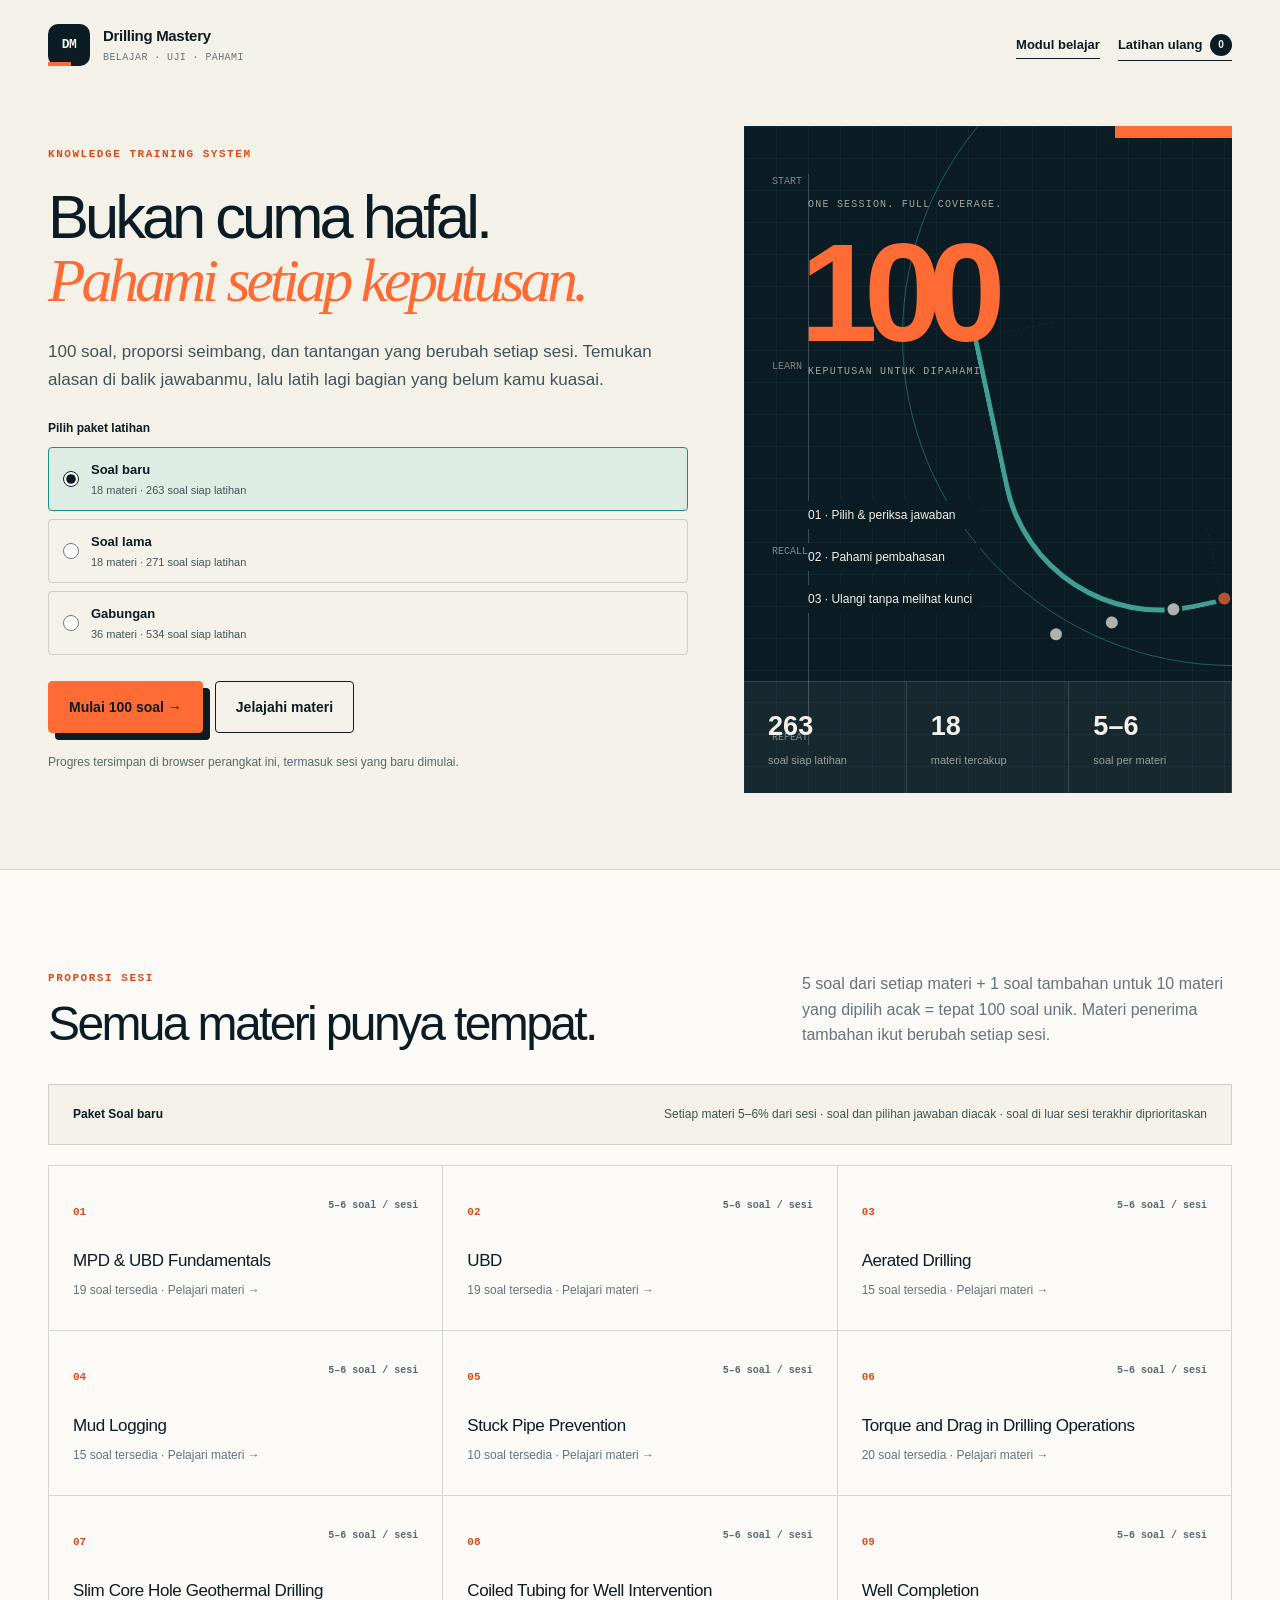
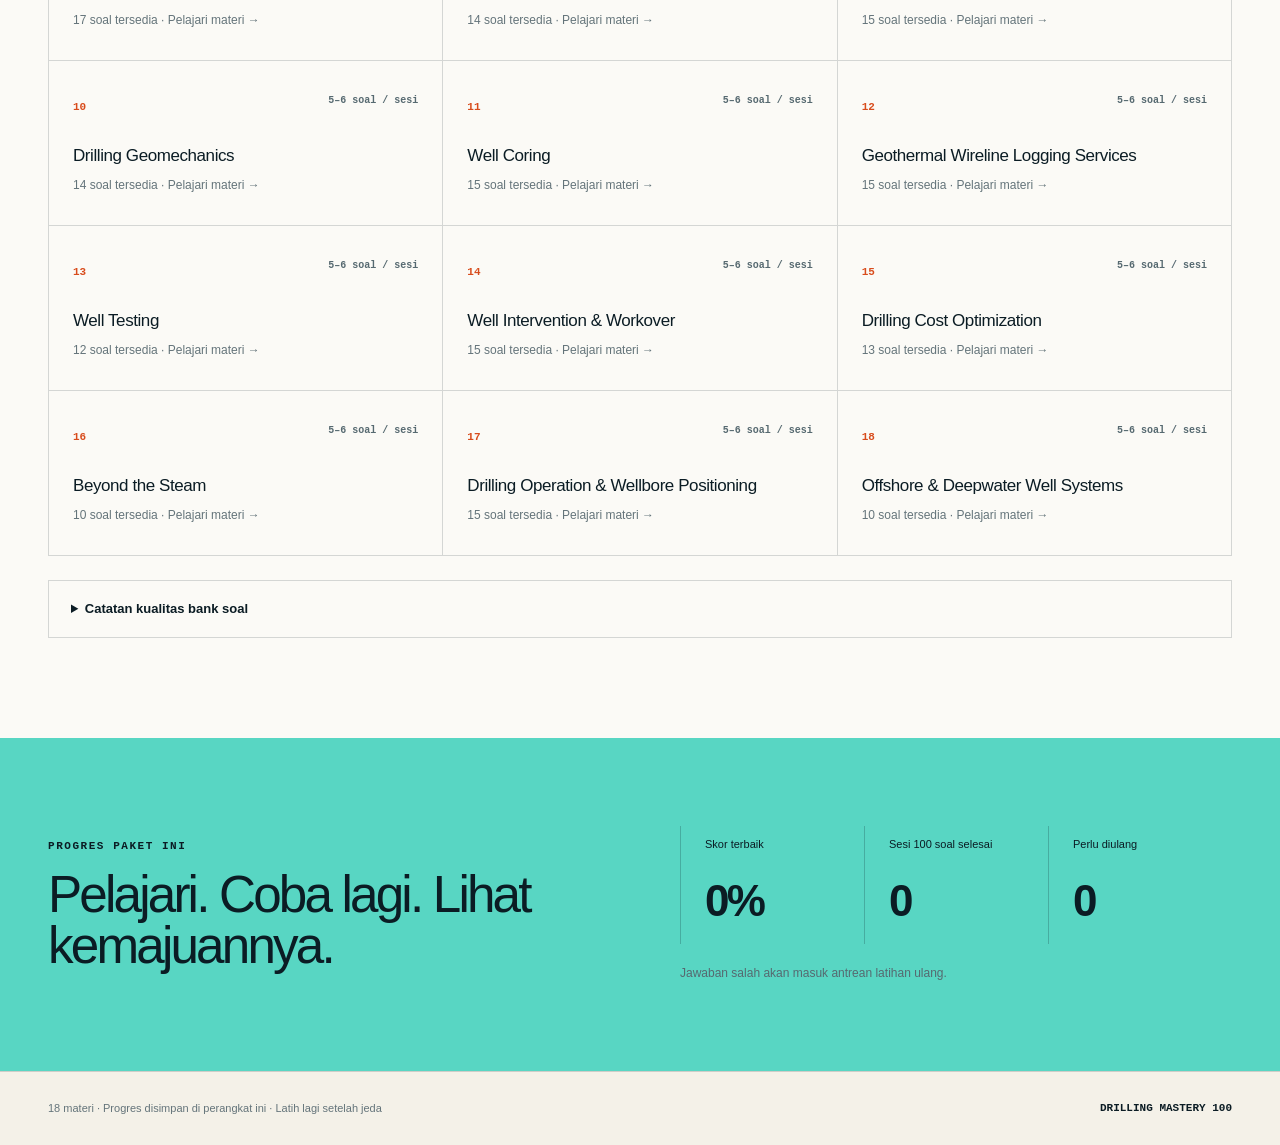
<file: index.html>
<!doctype html>
<html lang="id">
  <head>
    <meta charset="UTF-8" />
    <meta name="viewport" content="width=device-width, initial-scale=1.0" />
    <meta
      name="description"
      content="100 soal acak dari 18 materi pengeboran dengan umpan balik dan pembahasan langsung."
    />
    <meta name="theme-color" content="#0b1c24" />
    <meta property="og:title" content="Drilling Mastery 100" />
    <meta
      property="og:description"
      content="100 soal acak, 18 materi, dan pembahasan langsung."
    />
    <meta property="og:type" content="website" />
    <meta property="og:image" content="./og.png" />
    <meta name="twitter:card" content="summary_large_image" />
    <title>Drilling Mastery 100</title>
    <link
      rel="icon"
      href="data:image/svg+xml,%3Csvg xmlns='http://www.w3.org/2000/svg' viewBox='0 0 64 64'%3E%3Crect width='64' height='64' rx='14' fill='%230b1c24'/%3E%3Cpath d='M0 51h64v13H0z' fill='%23ff6b35'/%3E%3Ctext x='32' y='39' text-anchor='middle' font-family='Arial' font-size='22' font-weight='800' fill='%23f4f1e8'%3EDM%3C/text%3E%3C/svg%3E"
    />
    <script type="module" src="./assets/app.mjs?v=pack-labels-4"></script>
    <link rel="stylesheet" href="./assets/index-BVTsrjnI.css">
    <link rel="stylesheet" href="./assets/learning.css?v=reasoning-3">
  </head>
  <body>
    <div id="root"><p style="padding: 2rem">Memuat materi Drilling Mastery…</p></div>
    <noscript>Aktifkan JavaScript untuk menjalankan kuis dan menyimpan progres belajar.</noscript>
  </body>
</html>
</file>
<file: assets/learning.css>
/* Additions to the existing cream, ink, orange, and teal visual language. */
.sr-only { position:absolute; width:1px; height:1px; padding:0; margin:-1px; overflow:hidden; clip:rect(0,0,0,0); white-space:nowrap; border:0; }
.skip-link { position:fixed; z-index:120; left:20px; top:-100px; padding:12px 20px; background:var(--ink); color:var(--cream); }
.skip-link:focus { top:12px; }
button, summary, label:has(input[type=radio]) { -webkit-tap-highlight-color:transparent; }
button:disabled { cursor:default; }
textarea:focus-visible, select:focus-visible { outline:3px solid var(--teal-dark); outline-offset:3px; }
[tabindex="-1"]:focus { outline:none; }
.hero { grid-template-columns:minmax(0,1.15fr) minmax(380px,.85fr); gap:36px; padding-top:36px; }
.hero-copy { padding-right:20px; }
.hero h1 { font-size:clamp(44px,4.8vw,70px); line-height:1.04; }
.hero-lead { font-size:17px; margin:25px 0; }
.hero-visual { align-self:stretch; min-height:640px; }
.hero-score-card { left:64px; top:64px; }
.hero-score-card strong { font-size:140px; }
.well-path { top:190px; left:53%; opacity:.7; }
.learning-loop { position:absolute; left:64px; bottom:160px; display:grid; gap:14px; padding:20px 0; font-size:12px; line-height:1.5; color:var(--cream); }
.learning-loop span { background:var(--ink); padding:5px 8px 5px 0; z-index:1; }
.pack-picker { padding:0; border:0; display:grid; grid-template-columns:1fr; gap:8px; margin:0 0 26px; min-width:0; }
.pack-picker legend { padding:0 0 10px; font-size:12px; font-weight:800; }
.pack-option { position:relative; display:grid; grid-template-columns:18px 1fr; column-gap:10px; padding:12px 14px; border:1px solid var(--line); cursor:pointer; border-radius:4px; }
.pack-option input { grid-row:span 2; align-self:center; accent-color:var(--ink); width:16px; height:16px; }
.pack-option strong { font-size:13px; }
.pack-option small { color:#40535a; font-size:11px; margin-top:2px; }
.pack-option.is-active { background:#58d6c324; border-color:var(--teal-dark); }
.pack-option:focus-within { outline:3px solid var(--teal-dark); outline-offset:2px; }
.local-note { font-size:12px; line-height:1.6; color:#566970; margin:20px 0 0; }
.resume-review { margin-top:20px; }
.queue-count { display:inline-flex; align-items:center; justify-content:center; min-width:22px; height:22px; border-radius:50%; background:var(--ink); color:var(--cream); margin-left:4px; font-size:10px; }
.distribution-note { display:flex; flex-wrap:wrap; justify-content:space-between; gap:12px 24px; padding:20px 24px; background:var(--cream); border:1px solid var(--line); margin-bottom:20px; font-size:12px; line-height:1.6; }
.distribution-note span { color:#40535a; max-width:650px; }
.quota-label { float:right; color:#566970; font-size:10px; }
.editorial-note { border:1px solid var(--line); padding:18px 22px; margin-top:24px; font-size:13px; }
.editorial-note summary { cursor:pointer; font-weight:700; }
.editorial-note p { margin-top:12px; line-height:1.65; color:#40535a; }
.performance-section .secondary-button { margin-top:28px; }
.quiz-rail .eyebrow { line-height:1.6; }
.rail-home { font-size:11px; margin-top:24px; border-bottom:1px solid #f4f1e880; cursor:pointer; }
.question-meta { margin-bottom:28px; }
.question-card h1 { font-size:clamp(26px,3vw,40px); line-height:1.16; }
.answer-option { min-height:82px; }
.answer-option.is-selected:not(.is-correct):not(.is-wrong) .option-letter { background:var(--teal-dark); }
.answer-option i { line-height:1; }
.reflection { margin-top:20px; border-top:1px solid var(--line); padding-top:16px; }
.reflection summary { cursor:pointer; font-size:13px; font-weight:800; line-height:1.5; }
.reflection p { margin-top:12px; }
.reflection label { display:block; font-size:12px; font-weight:700; margin:16px 0 8px; }
.reflection textarea { width:100%; border:1px solid var(--line); background:var(--paper); padding:12px; font-size:14px; line-height:1.6; }
.feedback-panel .source-reference { color:#566970; font-size:11px; margin-top:18px; border-top:1px solid var(--line); padding-top:12px; overflow-wrap:anywhere; }
.number-label { display:block; font-size:12px; margin:20px 0 8px; color:var(--cream); }
.slider-answer .number-input { display:block; border:1px solid #f4f1e899; background:var(--paper); color:var(--ink); border-radius:4px; padding:10px 14px; width:160px; }
.pin-stage { position:relative; }
.pin-coordinates { display:grid; grid-template-columns:1fr 1fr; text-align:left; gap:20px; margin-top:20px; }
.pin-coordinates label { font-size:12px; display:grid; gap:8px; }
.pin-coordinates input { width:100%; accent-color:var(--teal-dark); }
.pin-marker,.pin-target { pointer-events:none; }
.result-hero .secondary-button { color:var(--cream); border-color:#f4f1e880; }
.result-hero .secondary-button:hover { background:#f4f1e81a; }
.score-dial>div { align-items:center; }
.topic-result-grid .text-button { font-size:11px; margin-left:8px; }
.module-progress { display:flex; flex-wrap:wrap; gap:12px; justify-content:space-between; padding:18px 22px; background:#58d6c324; border:1px solid #178f8350; font-size:12px; line-height:1.6; }
.module-progress span { color:#40535a; }
.recall-prompt { border-top:1px solid var(--line); margin-top:20px; padding-top:16px; font-size:13px; }
.recall-prompt summary { cursor:pointer; font-weight:700; }
.recall-prompt p { margin-top:12px; }
.source-note { margin-top:30px; }
.learning-title h2 { font-size:clamp(30px,3.5vw,48px); line-height:1.1; }
.history-list { list-style:none; padding:0; border-top:1px solid var(--line); }
.history-list li { display:flex; flex-wrap:wrap; gap:12px; justify-content:space-between; padding:18px 0; border-bottom:1px solid var(--line); font-size:13px; }
.history-list span { color:#566970; }
.review-intro { max-width:1100px; min-height:70vh; }
.review-intro h1 { font-size:clamp(40px,6vw,70px); letter-spacing:-.055em; line-height:1.1; }
.review-intro>p:not(.eyebrow) { max-width:760px; line-height:1.75; color:#40535a; margin:24px 0; }
.review-queue { margin-top:40px; border-top:1px solid var(--line); }
.review-queue>div { display:grid; grid-template-columns:1fr auto auto; align-items:center; gap:24px; padding:20px 0; border-bottom:1px solid var(--line); font-size:13px; }
.review-queue span { color:#566970; }
.storage-warning,.notice { border:1px solid #d84c1c60; background:#ff6b3514; color:var(--ink); padding:16px 24px; margin:0 24px; font-size:13px; line-height:1.6; }
.storage-warning[hidden] { display:none; }
.notice { border-color:#178f8350; background:#58d6c324; }
dialog.confirm-modal { border:1px solid var(--ink); padding:36px; margin:auto; max-height:90vh; overflow-y:auto; color:var(--ink); }
dialog::backdrop { background:#0b1c24b8; }
@media (max-width:1100px) {
  .hero { grid-template-columns:minmax(0,1fr) minmax(330px,.8fr); gap:20px; padding-left:32px; padding-right:32px; }
  .hero-copy { padding-right:0; }
  .hero-score-card { left:45px; }
  .learning-loop { left:45px; font-size:11px; }
  .hero-stats div { padding:24px 14px; }
}
@media (max-width:850px) {
  .hero { grid-template-columns:1fr; padding:30px 24px 56px; }
  .hero-visual { min-height:460px; margin-top:16px; }
  .hero-score-card { top:40px; }
  .hero-score-card strong { font-size:120px; }
  .learning-loop { bottom:120px; gap:4px; }
  .well-path { top:40px; left:65%; }
}
@media (max-width:760px) {
  .header-actions { gap:14px; }
  .header-actions .text-button { font-size:11px; }
  .brand { gap:8px; }
  .brand strong { font-size:13px; }
  .brand-mark { width:34px; height:34px; font-size:11px; }
  .hero h1 { font-size:44px; }
  .hero-lead { font-size:16px; }
  .learning-loop { left:44px; }
  .question-card { padding:28px 20px; }
  .question-card h1 { font-size:28px; }
  .quiz-rail .rail-home { display:none; }
  .topic-chip { max-width:100%; white-space:normal; line-height:1.5; }
  .reflection textarea { font-size:16px; }
  .source-badge { white-space:nowrap; }
  .learning-title { flex-direction:column; align-items:start; }
  .review-queue>div { grid-template-columns:1fr auto; gap:12px; }
  .review-queue>div button { justify-self:start; }
  .pin-coordinates { grid-template-columns:1fr; }
}
@media (max-width:380px) {
  .site-header { padding:16px 12px; }
  .brand strong { font-size:11px; }
  .header-actions { gap:10px; }
  .hero { padding-left:16px; padding-right:16px; }
  .hero h1 { font-size:39px; }
  .hero-stats div { padding:20px 10px; }
}
@media (prefers-reduced-motion:reduce) {
  html { scroll-behavior:auto; }
  *, *::before, *::after { animation:none!important; transition:none!important; }
}

.reason-comparison { margin-top:18px; padding:14px 16px; border:1px solid var(--line); background:#fbfaf699; }
.reason-comparison>strong { display:block; font-size:12px; margin-bottom:8px; }
.answer-reasoning p { line-height:1.75; }
.review-reason .answer-reasoning .reason-block { border-top:0; padding-top:0; margin-top:0; }
</file>
<file: assets/index-BVTsrjnI.css>
/*! tailwindcss v4.2.1 | MIT License | https://tailwindcss.com */
@layer properties{@supports (((-webkit-hyphens:none)) and (not (margin-trim:inline))) or ((-moz-orient:inline) and (not (color:rgb(from red r g b)))){*,:before,:after,::backdrop{--tw-shadow:0 0 #0000;--tw-shadow-color:initial;--tw-shadow-alpha:100%;--tw-inset-shadow:0 0 #0000;--tw-inset-shadow-color:initial;--tw-inset-shadow-alpha:100%;--tw-ring-color:initial;--tw-ring-shadow:0 0 #0000;--tw-inset-ring-color:initial;--tw-inset-ring-shadow:0 0 #0000;--tw-ring-inset:initial;--tw-ring-offset-width:0px;--tw-ring-offset-color:#fff;--tw-ring-offset-shadow:0 0 #0000;--tw-blur:initial;--tw-brightness:initial;--tw-contrast:initial;--tw-grayscale:initial;--tw-hue-rotate:initial;--tw-invert:initial;--tw-opacity:initial;--tw-saturate:initial;--tw-sepia:initial;--tw-drop-shadow:initial;--tw-drop-shadow-color:initial;--tw-drop-shadow-alpha:100%;--tw-drop-shadow-size:initial}}}@layer theme{:root,:host{--font-sans:ui-sans-serif, system-ui, sans-serif, "Apple Color Emoji", "Segoe UI Emoji", "Segoe UI Symbol", "Noto Color Emoji";--font-mono:ui-monospace, SFMono-Regular, Menlo, Monaco, Consolas, "Liberation Mono", "Courier New", monospace;--spacing:.25rem;--default-transition-duration:.15s;--default-transition-timing-function:cubic-bezier(.4, 0, .2, 1);--default-font-family:var(--font-sans);--default-mono-font-family:var(--font-mono)}}@layer base{*,:after,:before,::backdrop{box-sizing:border-box;border:0 solid;margin:0;padding:0}::file-selector-button{box-sizing:border-box;border:0 solid;margin:0;padding:0}html,:host{-webkit-text-size-adjust:100%;tab-size:4;line-height:1.5;font-family:var(--default-font-family,ui-sans-serif, system-ui, sans-serif, "Apple Color Emoji", "Segoe UI Emoji", "Segoe UI Symbol", "Noto Color Emoji");font-feature-settings:var(--default-font-feature-settings,normal);font-variation-settings:var(--default-font-variation-settings,normal);-webkit-tap-highlight-color:transparent}hr{height:0;color:inherit;border-top-width:1px}abbr:where([title]){-webkit-text-decoration:underline dotted;text-decoration:underline dotted}h1,h2,h3,h4,h5,h6{font-size:inherit;font-weight:inherit}a{color:inherit;-webkit-text-decoration:inherit;-webkit-text-decoration:inherit;-webkit-text-decoration:inherit;-webkit-text-decoration:inherit;text-decoration:inherit}b,strong{font-weight:bolder}code,kbd,samp,pre{font-family:var(--default-mono-font-family,ui-monospace, SFMono-Regular, Menlo, Monaco, Consolas, "Liberation Mono", "Courier New", monospace);font-feature-settings:var(--default-mono-font-feature-settings,normal);font-variation-settings:var(--default-mono-font-variation-settings,normal);font-size:1em}small{font-size:80%}sub,sup{vertical-align:baseline;font-size:75%;line-height:0;position:relative}sub{bottom:-.25em}sup{top:-.5em}table{text-indent:0;border-color:inherit;border-collapse:collapse}:-moz-focusring{outline:auto}progress{vertical-align:baseline}summary{display:list-item}ol,ul,menu{list-style:none}img,svg,video,canvas,audio,iframe,embed,object{vertical-align:middle;display:block}img,video{max-width:100%;height:auto}button,input,select,optgroup,textarea{font:inherit;font-feature-settings:inherit;font-variation-settings:inherit;letter-spacing:inherit;color:inherit;opacity:1;background-color:#0000;border-radius:0}::file-selector-button{font:inherit;font-feature-settings:inherit;font-variation-settings:inherit;letter-spacing:inherit;color:inherit;opacity:1;background-color:#0000;border-radius:0}:where(select:is([multiple],[size])) optgroup{font-weight:bolder}:where(select:is([multiple],[size])) optgroup option{padding-inline-start:20px}::file-selector-button{margin-inline-end:4px}::placeholder{opacity:1}@supports (not ((-webkit-appearance:-apple-pay-button))) or (contain-intrinsic-size:1px){::placeholder{color:currentColor}@supports (color:color-mix(in lab, red, red)){::placeholder{color:color-mix(in oklab, currentcolor 50%, transparent)}}}textarea{resize:vertical}::-webkit-search-decoration{-webkit-appearance:none}::-webkit-date-and-time-value{min-height:1lh;text-align:inherit}::-webkit-datetime-edit{display:inline-flex}::-webkit-datetime-edit-fields-wrapper{padding:0}::-webkit-datetime-edit{padding-block:0}::-webkit-datetime-edit-year-field{padding-block:0}::-webkit-datetime-edit-month-field{padding-block:0}::-webkit-datetime-edit-day-field{padding-block:0}::-webkit-datetime-edit-hour-field{padding-block:0}::-webkit-datetime-edit-minute-field{padding-block:0}::-webkit-datetime-edit-second-field{padding-block:0}::-webkit-datetime-edit-millisecond-field{padding-block:0}::-webkit-datetime-edit-meridiem-field{padding-block:0}::-webkit-calendar-picker-indicator{line-height:1}:-moz-ui-invalid{box-shadow:none}button,input:where([type=button],[type=reset],[type=submit]){appearance:button}::file-selector-button{appearance:button}::-webkit-inner-spin-button{height:auto}::-webkit-outer-spin-button{height:auto}[hidden]:where(:not([hidden=until-found])){display:none!important}}@layer components;@layer utilities{.relative{position:relative}.static{position:static}.sticky{position:sticky}.start{inset-inline-start:var(--spacing)}.end{inset-inline-end:var(--spacing)}.block{display:block}.contents{display:contents}.table{display:table}.ring{--tw-ring-shadow:var(--tw-ring-inset,) 0 0 0 calc(1px + var(--tw-ring-offset-width)) var(--tw-ring-color,currentcolor);box-shadow:var(--tw-inset-shadow), var(--tw-inset-ring-shadow), var(--tw-ring-offset-shadow), var(--tw-ring-shadow), var(--tw-shadow)}.filter{filter:var(--tw-blur,) var(--tw-brightness,) var(--tw-contrast,) var(--tw-grayscale,) var(--tw-hue-rotate,) var(--tw-invert,) var(--tw-saturate,) var(--tw-sepia,) var(--tw-drop-shadow,)}.transition{transition-property:color,background-color,border-color,outline-color,text-decoration-color,fill,stroke,--tw-gradient-from,--tw-gradient-via,--tw-gradient-to,opacity,box-shadow,transform,translate,scale,rotate,filter,-webkit-backdrop-filter,backdrop-filter,display,content-visibility,overlay,pointer-events;transition-timing-function:var(--tw-ease,var(--default-transition-timing-function));transition-duration:var(--tw-duration,var(--default-transition-duration))}}:root{--font-geist-sans:Arial, Helvetica, sans-serif;--font-geist-mono:"Courier New", monospace;--ink:#0b1c24;--ink-soft:#17313b;--cream:#f4f1e8;--paper:#fbfaf6;--orange:#ff6b35;--orange-dark:#d84c1c;--teal:#58d6c3;--teal-dark:#178f83;--line:#0b1c2429;--muted:#64747a;--success:#168568;--danger:#b43a2d;--shadow:0 24px 70px #0b1c2421}*{box-sizing:border-box}html{scroll-behavior:smooth}body{background:var(--cream);color:var(--ink);font-family:var(--font-geist-sans), Arial, sans-serif;text-rendering:optimizelegibility;margin:0}button,input{font:inherit}button{color:inherit}button:focus-visible,input:focus-visible,summary:focus-visible{outline:3px solid var(--teal);outline-offset:3px}.app-shell{min-height:100vh;overflow:hidden}.site-header{z-index:20;justify-content:space-between;align-items:center;max-width:1440px;margin:0 auto;padding:24px 48px;display:flex;position:relative}.brand{cursor:pointer;text-align:left;background:0 0;border:0;align-items:center;gap:13px;padding:0;display:flex}.brand-mark{background:var(--ink);color:var(--cream);font-family:var(--font-geist-mono), monospace;letter-spacing:-.04em;border-radius:10px;justify-content:center;align-items:center;width:42px;height:42px;font-size:13px;font-weight:800;display:flex;position:relative}.brand-mark:after{background:var(--orange);content:"";width:55%;height:4px;position:absolute;bottom:0;left:0}.brand strong,.brand small{display:block}.brand strong{letter-spacing:-.02em;font-size:15px}.brand small{color:var(--muted);font-family:var(--font-geist-mono), monospace;letter-spacing:.04em;text-transform:uppercase;margin-top:2px;font-size:10px}.header-actions{align-items:center;gap:18px;display:flex}.session-pill,.topic-chip,.type-chip{border:1px solid var(--line);font-family:var(--font-geist-mono), monospace;letter-spacing:.04em;text-transform:uppercase;border-radius:999px;padding:8px 12px;font-size:11px;font-weight:700}.text-button{cursor:pointer;background:0 0;border:0;border-bottom:1px solid;padding:4px 0;font-size:13px;font-weight:700}.hero{grid-template-columns:minmax(0,1.03fr) minmax(480px,.97fr);max-width:1440px;min-height:690px;margin:0 auto;padding:52px 48px 76px;display:grid}.hero-copy{align-self:center;padding:20px 80px 20px 0}.eyebrow{color:var(--orange-dark);font-family:var(--font-geist-mono), monospace;letter-spacing:.14em;text-transform:uppercase;margin:0 0 22px;font-size:11px;font-weight:800}.hero h1,.result-hero h1{letter-spacing:-.065em;max-width:780px;margin:0;font-size:clamp(48px,5.2vw,82px);line-height:.97}.hero h1 em{color:var(--orange);font-family:Georgia,Times New Roman,serif;font-weight:400}.hero-lead{color:#40535a;max-width:650px;margin:34px 0;font-size:18px;line-height:1.65}.hero-actions,.modal-actions{flex-wrap:wrap;align-items:center;gap:12px;display:flex}.primary-button,.secondary-button{cursor:pointer;border-radius:4px;justify-content:center;align-items:center;gap:36px;min-height:52px;padding:14px 20px;font-size:14px;font-weight:800;transition:transform .16s,box-shadow .16s,background .16s;display:inline-flex}.primary-button{background:var(--orange);border:1px solid var(--orange);box-shadow:7px 7px 0 var(--ink);color:var(--ink)}.primary-button:hover:not(:disabled){box-shadow:4px 4px 0 var(--ink);transform:translate(3px,3px)}.primary-button:disabled{cursor:not-allowed;opacity:.45}.secondary-button{border:1px solid var(--ink);background:0 0}.secondary-button:hover{background:#0b1c240f}.hero-visual{background:linear-gradient(#58d6c30f 1px, transparent 1px), linear-gradient(90deg, #58d6c30f 1px, transparent 1px), var(--ink);color:var(--cream);background-size:32px 32px;min-height:580px;position:relative;overflow:hidden}.hero-visual:before{content:"";border:1px solid #58d6c359;border-radius:50%;width:660px;height:660px;position:absolute;top:-120px;right:-330px}.hero-visual:after{background:var(--orange);content:"";width:24%;height:12px;position:absolute;top:0;right:0}.depth-scale{color:#f4f1e880;font-family:var(--font-geist-mono), monospace;flex-direction:column;justify-content:space-between;font-size:10px;display:flex;position:absolute;top:48px;bottom:48px;left:28px}.depth-scale:after{content:"";background:#f4f1e833;width:1px;position:absolute;top:0;bottom:0;left:36px}.well-path{border-bottom:5px solid var(--teal);border-left:5px solid var(--teal);border-radius:0 0 0 160px;width:190px;height:310px;position:absolute;top:72px;left:48%;transform:rotate(-12deg)}.well-path i{background:var(--cream);border:3px solid var(--ink);border-radius:50%;width:18px;height:18px;position:absolute;bottom:-10px}.well-path i:first-child{left:3%}.well-path i:nth-child(2){left:34%}.well-path i:nth-child(3){left:68%}.well-path i:nth-child(4){background:var(--orange);left:96%}.hero-score-card{position:absolute;top:70px;left:80px}.hero-score-card>span,.hero-score-card p{color:#f4f1e8a6;font-family:var(--font-geist-mono), monospace;letter-spacing:.12em;text-transform:uppercase;margin:0;font-size:10px}.hero-score-card strong{color:var(--orange);letter-spacing:-.1em;margin:16px 0 8px -8px;font-size:126px;line-height:.9;display:block}.hero-stats{grid-template-columns:repeat(3,1fr);display:grid;position:absolute;bottom:0;left:0;right:0}.hero-stats div{background:#f4f1e80d;border-top:1px solid #f4f1e824;border-right:1px solid #f4f1e824;padding:24px}.hero-stats strong,.hero-stats span{display:block}.hero-stats strong{font-size:27px}.hero-stats span{color:#f4f1e899;margin-top:6px;font-size:11px}.overview-section{background:var(--paper);border-top:1px solid var(--line);padding:100px max(48px,50vw - 672px)}.section-heading{justify-content:space-between;align-items:end;gap:40px;margin-bottom:48px;display:flex}.section-heading h2,.performance-section h2,.topic-results h2,.review-section h2{letter-spacing:-.055em;margin:0;font-size:clamp(34px,4vw,58px);line-height:1}.section-heading>p{color:var(--muted);max-width:430px;margin:0;line-height:1.6}.section-heading .eyebrow{margin-bottom:14px}.module-grid{border-left:1px solid var(--line);border-top:1px solid var(--line);grid-template-columns:repeat(3,1fr);display:grid}.module-card{appearance:none;border-top:0;border-left:0;border-bottom:1px solid var(--line);border-right:1px solid var(--line);cursor:pointer;text-align:left;background:0 0;width:100%;min-height:165px;padding:24px;transition:background .16s,transform .16s;position:relative}.module-card:hover{background:var(--cream);transform:translateY(-2px)}.module-card>span{color:var(--orange-dark);font-family:var(--font-geist-mono), monospace;font-size:11px;font-weight:800}.module-card h3{letter-spacing:-.025em;max-width:300px;margin:28px 0 10px;font-size:17px;line-height:1.25}.module-card p{color:var(--muted);margin:0;font-size:12px}.learning-page{max-width:1440px;margin:0 auto;padding:52px 48px 100px}.learning-hero{background:var(--ink);color:var(--cream);grid-template-columns:minmax(0,1fr) auto;align-items:end;gap:64px;padding:58px 64px;display:grid;position:relative}.learning-hero:before{background:var(--orange);content:"";width:24%;height:8px;position:absolute;top:0;left:0}.learning-hero h1{letter-spacing:-.06em;max-width:800px;margin:0;font-size:clamp(42px,5vw,72px);line-height:.98}.learning-hero>div>p:not(.eyebrow){color:#f4f1e8b8;max-width:720px;margin:26px 0 0;line-height:1.65}.learning-actions{flex-direction:column;align-items:stretch;gap:12px;min-width:220px;display:flex}.learning-hero .secondary-button{color:var(--cream);border-color:#f4f1e88c}.learning-hero .secondary-button:hover{background:#f4f1e81a}.learning-layout{grid-template-columns:300px minmax(0,1fr);align-items:start;gap:48px;padding-top:48px;display:grid}.learning-nav{border:1px solid var(--line);max-height:calc(100vh - 48px);padding:22px;position:sticky;top:24px;overflow-y:auto}.learning-nav .eyebrow{margin:0 0 14px}.learning-nav-button{border:0;border-top:1px solid var(--line);cursor:pointer;text-align:left;background:0 0;grid-template-columns:28px 1fr;align-items:center;gap:12px;width:100%;padding:13px 8px;font-size:13px;font-weight:700;line-height:1.25;display:grid}.learning-nav-button span{color:var(--orange-dark);font-family:var(--font-geist-mono), monospace;font-size:10px}.learning-nav-button:hover,.learning-nav-button.is-active{background:var(--ink);color:var(--cream)}.learning-nav-button.is-active span{color:var(--teal)}.learning-content{min-width:0}.learning-title{border-bottom:1px solid var(--line);justify-content:space-between;align-items:end;gap:24px;padding-bottom:28px;display:flex}.learning-title .eyebrow{margin-bottom:12px}.learning-title h2{letter-spacing:-.055em;margin:0;font-size:clamp(36px,4vw,58px);line-height:1}.source-badge{border:1px solid var(--teal-dark);color:#0e6d65;font-family:var(--font-geist-mono), monospace;letter-spacing:.07em;text-transform:uppercase;background:#58d6c32e;flex:none;padding:9px 12px;font-size:10px;font-weight:800}.source-badge[data-kind=bank-soal]{border-color:var(--orange-dark);color:var(--orange-dark);background:#ff6b351a}.source-badge[data-kind=materi-gabungan]{border-color:var(--ink-soft);color:var(--ink-soft);background:#0b1c2412}.learning-overview{color:#364c54;max-width:900px;margin:30px 0;font-size:19px;line-height:1.65}.source-note{border-left:4px solid var(--teal-dark);background:#58d6c31f;padding:20px 24px}.source-note strong{font-size:13px}.source-note ul{color:#40535a;margin:10px 0 0;padding-left:18px;font-size:13px;line-height:1.55}.concept-list{gap:18px;margin-top:32px;display:grid}.concept-card{background:var(--paper);border:1px solid var(--line);padding:30px 32px}.concept-card>div{justify-content:space-between;align-items:center;gap:12px;display:flex}.concept-card>div span,.concept-card>div small{font-family:var(--font-geist-mono), monospace;letter-spacing:.07em;text-transform:uppercase;font-size:10px;font-weight:800}.concept-card>div span{color:var(--orange-dark)}.concept-card>div small{color:var(--muted)}.concept-card h3{letter-spacing:-.035em;margin:20px 0 10px;font-size:24px}.concept-card p{color:#40535a;margin:0;line-height:1.7}.performance-section{background:var(--teal);grid-template-columns:1fr 1fr;align-items:center;gap:80px;padding:88px max(48px,50vw - 672px);display:grid}.performance-section .eyebrow{color:var(--ink);margin-bottom:14px}.performance-cards{grid-template-columns:repeat(3,1fr);display:grid}.performance-cards div{border-left:1px solid #0b1c2438;padding:10px 24px}.performance-cards span,.performance-cards strong{display:block}.performance-cards span{margin-bottom:16px;font-size:11px}.performance-cards strong{letter-spacing:-.06em;font-size:44px}.quiz-layout{grid-template-columns:120px minmax(0,930px);justify-content:center;gap:24px;min-height:calc(100vh - 172px);padding:42px 48px 96px;display:grid}.quiz-rail{background:var(--ink);color:var(--cream);align-self:start;min-height:420px;padding:22px;position:sticky;top:24px}.quiz-rail .eyebrow{color:var(--teal);margin-bottom:36px;font-size:9px}.rail-number strong,.rail-number span{display:block}.rail-number strong{letter-spacing:-.06em;font-size:38px}.rail-number span{color:#f4f1e88c;margin-top:2px;font-size:11px}.rail-progress{background:#f4f1e821;width:4px;height:190px;margin:26px 0;position:relative;overflow:hidden}.rail-progress span{background:var(--orange);width:100%;transition:height .24s;position:absolute;top:0;left:0}.rail-score{border-top:1px solid #f4f1e826;padding-top:18px}.rail-score span,.rail-score strong{display:block}.rail-score span{color:#f4f1e88c;font-size:10px}.rail-score strong{margin-top:5px;font-size:24px}.question-card{background:var(--paper);border:1px solid var(--line);box-shadow:var(--shadow);align-self:start;min-height:640px;padding:clamp(28px,5vw,64px);position:relative}.question-card:before{background:var(--orange);content:"";width:84px;height:8px;position:absolute;top:-1px;left:-1px}.question-meta{flex-wrap:wrap;align-items:center;gap:8px;margin-bottom:38px;display:flex}.topic-chip{background:var(--ink);border-color:var(--ink);color:var(--cream)}.type-chip{color:var(--teal-dark)}.question-counter{color:var(--orange-dark);font-family:var(--font-geist-mono), monospace;letter-spacing:.07em;text-transform:uppercase;margin:0 0 14px;font-size:11px;font-weight:700}.question-card h1{letter-spacing:-.045em;margin:0;font-size:clamp(28px,3.6vw,46px);line-height:1.08}.question-hint{color:var(--muted);margin:18px 0 34px;font-size:14px}.media-frame{background:linear-gradient(#0b1c240a 1px, transparent 1px), linear-gradient(90deg, #0b1c240a 1px, transparent 1px), var(--cream);border:1px solid var(--line);background-size:24px 24px;justify-content:center;align-items:center;min-height:180px;margin:0 0 30px;padding:18px;display:flex}.media-frame img{object-fit:contain;max-width:100%;max-height:330px;display:block}.answer-grid{grid-template-columns:repeat(2,minmax(0,1fr));gap:12px;display:grid}.answer-option{border:1px solid var(--line);cursor:pointer;text-align:left;background:0 0;grid-template-columns:38px 1fr 24px;align-items:center;gap:14px;min-height:82px;padding:15px;transition:border-color .15s,background .15s,transform .15s;display:grid}.answer-option:hover:not(:disabled){border-color:var(--ink);transform:translateY(-2px)}.answer-option:disabled{cursor:default}.answer-option.is-selected{border-color:var(--ink);background:#58d6c329}.answer-option.is-correct{border-color:var(--success);background:#1685681f}.answer-option.is-wrong{border-color:var(--danger);background:#b43a2d1a}.option-letter{background:var(--ink);color:var(--cream);font-family:var(--font-geist-mono), monospace;border-radius:2px;justify-content:center;align-items:center;width:38px;height:38px;font-size:12px;font-weight:800;display:flex;position:relative}.answer-option[data-color=red] .option-letter{background:#d94f3c}.answer-option[data-color=blue] .option-letter{background:#236f9f}.answer-option[data-color=yellow] .option-letter{background:#bf8f00}.answer-option[data-color=green] .option-letter{background:#28834c}.answer-option[data-color=teal] .option-letter{background:#178f83}.answer-option>span:nth-child(2){font-size:14px;font-weight:650;line-height:1.35}.answer-option i{color:var(--success);text-align:center;font-size:20px;font-style:normal}.order-list{gap:10px;margin:0;padding:0;list-style:none;display:grid}.order-list li{background:var(--cream);border:1px solid var(--line);grid-template-columns:34px 22px 1fr auto;align-items:center;gap:12px;min-height:68px;padding:10px 14px;display:grid}.order-list li:not(.order-correct):not(.order-wrong){cursor:grab}.order-list li.is-dragging{opacity:.5}.order-list li.order-correct{border-color:var(--success);background:#1685681a}.order-list li.order-wrong{border-color:var(--danger);background:#b43a2d14}.order-number{background:var(--orange);font-family:var(--font-geist-mono), monospace;justify-content:center;align-items:center;width:32px;height:32px;font-size:11px;font-weight:800;display:flex}.drag-handle{color:var(--muted);font-size:20px}.order-list strong{font-size:14px;line-height:1.35}.order-controls{gap:5px;display:flex}.order-controls button{border:1px solid var(--line);cursor:pointer;background:0 0;width:34px;height:34px}.order-controls button:disabled{cursor:default;opacity:.28}.slider-answer{background:var(--ink);color:var(--cream);padding:34px}.slider-answer output{letter-spacing:-.06em;text-align:center;margin-bottom:26px;font-size:50px;font-weight:800;display:block}.slider-answer output span{color:var(--teal);font-family:var(--font-geist-mono), monospace;letter-spacing:0;font-size:13px}.slider-answer input{accent-color:var(--orange);cursor:pointer;width:100%}.slider-limits{color:#f4f1e88c;font-family:var(--font-geist-mono), monospace;justify-content:space-between;margin-top:8px;font-size:10px;display:flex}.pin-wrapper{text-align:center}.pin-stage{background:var(--ink);cursor:crosshair;border:0;max-width:100%;padding:0;display:inline-block;position:relative}.pin-stage:disabled{cursor:default}.pin-stage img{max-width:100%;height:auto;max-height:470px;display:block}.pin-marker{background:var(--orange);border:4px solid var(--paper);border-radius:50% 50% 50% 0;width:28px;height:28px;position:absolute;transform:translate(-50%,-100%)rotate(-45deg);box-shadow:0 4px 14px #0b1c2459}.pin-marker.pin-correct{background:var(--success)}.pin-marker.pin-wrong{background:var(--danger)}.pin-target{border:3px dashed var(--success);border-radius:50%;position:absolute;transform:translate(-50%,-50%)}.pin-wrapper>p{color:var(--muted);margin:12px 0 0;font-size:12px}.feedback-panel{border-left:5px solid;margin-top:28px;padding:22px 24px}.feedback-correct{border-color:var(--success);background:#1685681a}.feedback-wrong{border-color:var(--danger);background:#b43a2d14}.feedback-heading{align-items:center;gap:12px;margin-bottom:10px;display:flex}.feedback-heading span{background:var(--ink);color:var(--cream);border-radius:50%;justify-content:center;align-items:center;width:30px;height:30px;font-size:17px;display:flex}.feedback-heading strong{font-size:17px}.feedback-panel p{color:#3d5158;margin:6px 0 0;font-size:14px;line-height:1.55}.reason-block{border-top:1px solid #0b1c2424;margin-top:18px;padding-top:17px}.reason-block>span,.review-reason>strong{color:var(--ink);font-family:var(--font-geist-mono), monospace;letter-spacing:.08em;text-transform:uppercase;margin-bottom:7px;font-size:11px;font-weight:800;display:block}.reason-link{color:var(--ink);cursor:pointer;background:0 0;border:0;border-bottom:1px solid;align-items:center;gap:18px;margin-top:14px;padding:4px 0;font-size:12px;font-weight:800;display:inline-flex}.reason-link:hover{color:var(--orange-dark)}.review-reason{border-top:1px solid var(--line);margin-top:16px;padding-top:16px}.review-reason p{margin-top:0}.question-actions{justify-content:flex-end;margin-top:34px;display:flex}.results-page{max-width:1344px;margin:0 auto;padding:50px 48px 100px}.result-hero{background:var(--ink);color:var(--cream);grid-template-columns:1fr auto;align-items:center;gap:70px;min-height:440px;padding:64px;display:grid;position:relative}.result-hero:after{background:var(--orange);content:"";width:180px;height:10px;position:absolute;top:0;right:0}.result-hero .eyebrow{color:var(--teal)}.result-hero h1{font-size:clamp(43px,5vw,70px)}.result-hero p:not(.eyebrow){color:#f4f1e8ad;max-width:650px;margin:26px 0 34px;line-height:1.65}.score-dial{background:conic-gradient(var(--orange) var(--score), #f4f1e81f 0);border-radius:50%;justify-content:center;align-items:center;width:250px;height:250px;display:flex}.score-dial>div{background:var(--ink);border-radius:50%;justify-content:center;align-items:baseline;width:204px;height:204px;display:flex}.score-dial strong{letter-spacing:-.08em;font-size:78px}.score-dial span{color:#f4f1e88c;font-size:13px}.result-summary{border-bottom:1px solid var(--line);border-left:1px solid var(--line);grid-template-columns:repeat(3,1fr);display:grid}.result-summary div{border-right:1px solid var(--line);padding:26px 30px}.result-summary span,.result-summary strong{display:block}.result-summary span{color:var(--muted);margin-bottom:7px;font-size:11px}.result-summary strong{font-size:30px}.topic-results,.review-section{padding-top:90px}.section-heading.compact{margin-bottom:36px}.section-heading.compact h2{font-size:clamp(34px,4vw,48px)}.topic-result-grid{grid-template-columns:repeat(2,1fr);gap:12px;display:grid}.topic-result-grid article{background:var(--paper);border:1px solid var(--line);grid-template-columns:minmax(0,1fr) 120px 48px;align-items:center;gap:18px;padding:20px;display:grid}.topic-result-grid article>div:first-child{min-width:0}.topic-result-grid h3{text-overflow:ellipsis;white-space:nowrap;margin:0;font-size:14px;overflow:hidden}.topic-result-grid article div:first-child span{color:var(--muted);margin-top:5px;font-size:11px;display:block}.topic-result-grid article>strong{text-align:right;font-size:14px}.topic-bar{background:#0b1c241a;height:7px;overflow:hidden}.topic-bar span{background:var(--teal-dark);height:100%;display:block}.review-list{border-top:1px solid var(--line)}.review-list details{border-bottom:1px solid var(--line)}.review-list summary{cursor:pointer;grid-template-columns:42px 1fr 30px;align-items:center;gap:20px;padding:22px 0;list-style:none;display:grid}.review-list summary::-webkit-details-marker{display:none}.review-list summary>span{color:var(--orange-dark);font-family:var(--font-geist-mono), monospace;font-size:11px;font-weight:800}.review-list summary small,.review-list summary strong{display:block}.review-list summary small{color:var(--muted);text-transform:uppercase;margin-bottom:6px;font-size:10px}.review-list summary strong{font-size:15px;line-height:1.35}.review-list summary i{font-size:22px;font-style:normal;transition:transform .15s}.review-list details[open] summary i{transform:rotate(45deg)}.review-body{background:var(--paper);border-left:4px solid var(--orange);margin:0 0 24px 62px;padding:20px 24px}.review-body p{color:#41545b;margin:7px 0;font-size:14px;line-height:1.55}.perfect-card{background:var(--teal);padding:42px}.perfect-card strong{font-size:28px}.perfect-card p{margin-bottom:0}.site-footer{border-top:1px solid var(--line);color:var(--muted);justify-content:space-between;align-items:center;max-width:1440px;margin:0 auto;padding:28px 48px;font-size:11px;display:flex}.site-footer p{margin:0}.site-footer span{color:var(--ink);font-family:var(--font-geist-mono), monospace;text-transform:uppercase;font-weight:800}.modal-backdrop{z-index:100;background:#0b1c24b8;justify-content:center;align-items:center;padding:24px;display:flex;position:fixed;inset:0}.confirm-modal{background:var(--paper);box-shadow:var(--shadow);width:100%;max-width:520px;padding:42px}.confirm-modal .eyebrow{margin-bottom:14px}.confirm-modal h2{letter-spacing:-.05em;margin:0;font-size:34px}.confirm-modal>p:not(.eyebrow){color:var(--muted);margin:20px 0 30px;line-height:1.6}.loading-shell{background:var(--ink);justify-content:center;align-items:center;display:flex}.loading-mark{color:var(--cream);text-align:center}.loading-mark span{background:var(--orange);width:80px;height:8px;margin:0 auto 20px;animation:1.4s ease-in-out infinite load-pulse;display:block}.loading-mark p{color:#f4f1e8b3;font-family:var(--font-geist-mono), monospace;font-size:12px}@keyframes load-pulse{0%,to{transform:scaleX(.35)}50%{transform:scaleX(1)}}@media (width<=1100px){.hero{grid-template-columns:1fr}.hero-copy{padding-right:0}.hero-visual{min-height:520px}.performance-section{grid-template-columns:1fr;gap:44px}.learning-hero{grid-template-columns:1fr;align-items:start}.learning-actions{flex-direction:row}.learning-layout{grid-template-columns:250px minmax(0,1fr);gap:28px}.quiz-layout{grid-template-columns:88px minmax(0,1fr)}.quiz-rail{padding:18px}.result-hero{gap:38px;padding:48px}.score-dial{width:210px;height:210px}.score-dial>div{width:170px;height:170px}.score-dial strong{font-size:65px}.topic-result-grid{grid-template-columns:1fr}}@media (width<=760px){.site-header{padding:18px 20px}.brand small,.session-pill{display:none}.hero{min-height:0;padding:48px 20px 64px}.hero-copy{padding-top:0}.hero h1{font-size:50px}.hero-lead{font-size:16px}.hero-actions{flex-direction:column;align-items:stretch}.hero-actions button{width:100%}.hero-visual{min-height:470px;margin-top:34px}.hero-score-card{left:50px}.hero-score-card strong{font-size:104px}.well-path{top:80px;left:45%;transform:rotate(-7deg)scale(.82)}.hero-stats div{padding:18px 12px}.overview-section,.performance-section{padding:70px 20px}.learning-page{padding:28px 16px 70px}.learning-hero{gap:34px;padding:42px 24px 34px}.learning-hero h1{font-size:42px}.learning-actions{flex-direction:column}.learning-layout{padding-top:24px;display:block}.learning-nav{gap:8px;max-height:none;margin-bottom:34px;padding:12px;display:flex;position:static;overflow-x:auto}.learning-nav .eyebrow{display:none}.learning-nav-button{border:1px solid var(--line);flex:0 0 190px;min-height:58px;padding:10px}.learning-title{flex-direction:column;align-items:start}.learning-overview{font-size:17px}.concept-card{padding:24px 20px}.section-heading{flex-direction:column;align-items:start}.module-grid,.performance-cards{grid-template-columns:1fr}.performance-cards div{border-bottom:1px solid #0b1c2438;border-left:0;padding:18px 0}.quiz-layout{padding:20px 16px 70px;display:block}.quiz-rail{justify-content:space-between;align-items:center;min-height:0;margin-bottom:12px;padding:12px 16px;display:flex;position:static}.quiz-rail .eyebrow,.rail-progress{display:none}.rail-number strong,.rail-number span{display:inline}.rail-number strong{font-size:24px}.rail-score{text-align:right;border-top:0;border-left:1px solid #f4f1e826;padding:0 0 0 18px}.question-card{min-height:0;padding:30px 20px}.question-card h1{font-size:30px}.question-meta{margin-bottom:28px}.answer-grid{grid-template-columns:1fr}.answer-option{min-height:70px}.order-list li{grid-template-columns:30px 1fr auto;gap:8px}.drag-handle{display:none}.question-actions .primary-button{width:100%}.results-page{padding:28px 16px 70px}.result-hero{grid-template-columns:1fr;padding:34px 24px}.score-dial{grid-row:1;width:180px;height:180px;margin:0 auto}.score-dial>div{width:145px;height:145px}.score-dial strong{font-size:54px}.result-summary div{padding:20px 14px}.result-summary span{min-height:28px}.topic-result-grid article{grid-template-columns:1fr 80px 40px;gap:12px;padding:16px}.review-list summary{grid-template-columns:30px 1fr 20px;gap:10px}.review-body{margin-left:40px}.site-footer{flex-direction:column;align-items:flex-start;gap:10px;padding:24px 20px}.confirm-modal{padding:30px 24px}.modal-actions{flex-direction:column-reverse;align-items:stretch}}@media (prefers-reduced-motion:reduce){*,:before,:after{scroll-behavior:auto!important;transition-duration:.01ms!important}.loading-mark span{animation:none}}@property --tw-shadow{syntax:"*";inherits:false;initial-value:0 0 #0000}@property --tw-shadow-color{syntax:"*";inherits:false}@property --tw-shadow-alpha{syntax:"<percentage>";inherits:false;initial-value:100%}@property --tw-inset-shadow{syntax:"*";inherits:false;initial-value:0 0 #0000}@property --tw-inset-shadow-color{syntax:"*";inherits:false}@property --tw-inset-shadow-alpha{syntax:"<percentage>";inherits:false;initial-value:100%}@property --tw-ring-color{syntax:"*";inherits:false}@property --tw-ring-shadow{syntax:"*";inherits:false;initial-value:0 0 #0000}@property --tw-inset-ring-color{syntax:"*";inherits:false}@property --tw-inset-ring-shadow{syntax:"*";inherits:false;initial-value:0 0 #0000}@property --tw-ring-inset{syntax:"*";inherits:false}@property --tw-ring-offset-width{syntax:"<length>";inherits:false;initial-value:0}@property --tw-ring-offset-color{syntax:"*";inherits:false;initial-value:#fff}@property --tw-ring-offset-shadow{syntax:"*";inherits:false;initial-value:0 0 #0000}@property --tw-blur{syntax:"*";inherits:false}@property --tw-brightness{syntax:"*";inherits:false}@property --tw-contrast{syntax:"*";inherits:false}@property --tw-grayscale{syntax:"*";inherits:false}@property --tw-hue-rotate{syntax:"*";inherits:false}@property --tw-invert{syntax:"*";inherits:false}@property --tw-opacity{syntax:"*";inherits:false}@property --tw-saturate{syntax:"*";inherits:false}@property --tw-sepia{syntax:"*";inherits:false}@property --tw-drop-shadow{syntax:"*";inherits:false}@property --tw-drop-shadow-color{syntax:"*";inherits:false}@property --tw-drop-shadow-alpha{syntax:"<percentage>";inherits:false;initial-value:100%}@property --tw-drop-shadow-size{syntax:"*";inherits:false}
</file>
